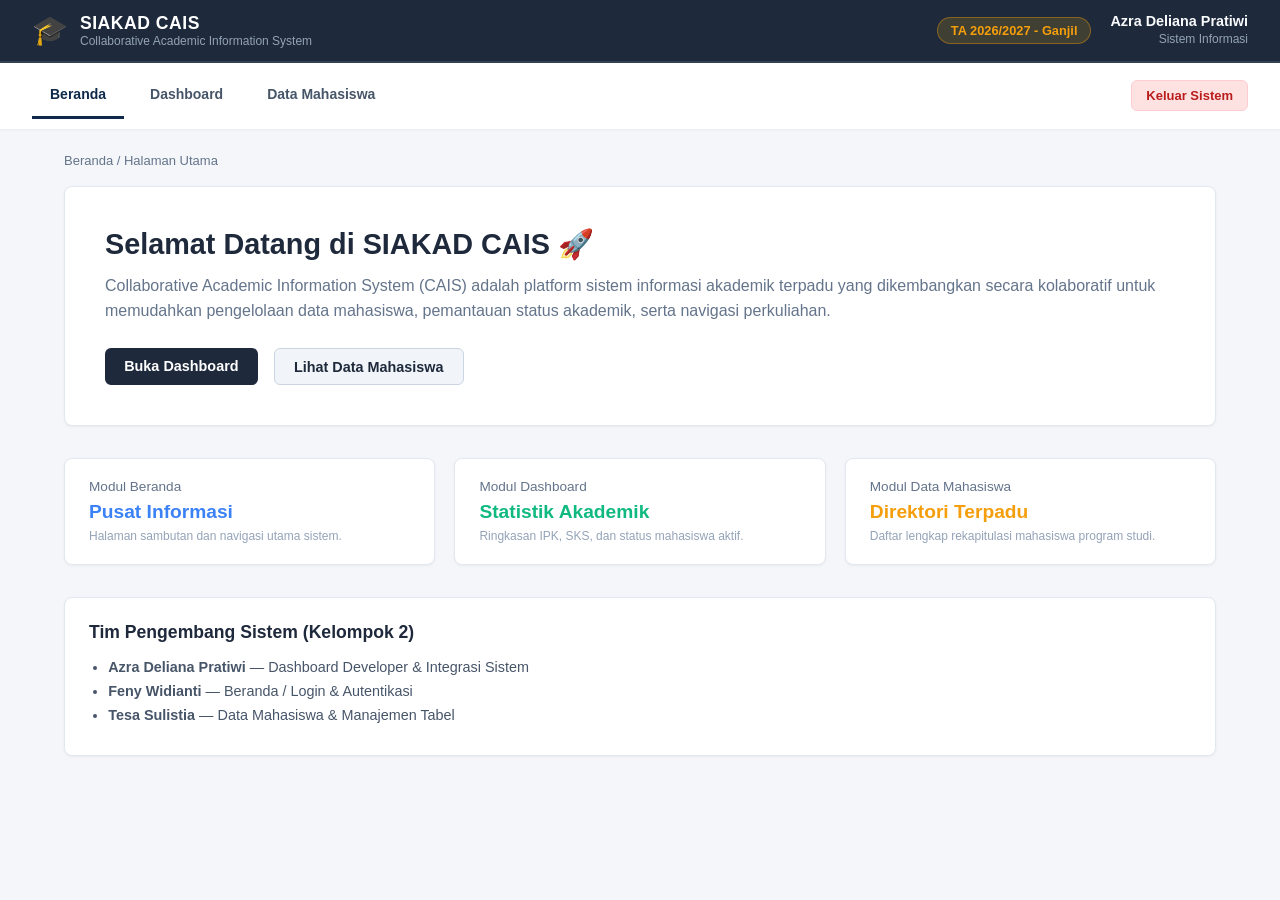
<file: index.html>
<!DOCTYPE html>
<html lang="id">
<head>
    <meta charset="UTF-8">
    <meta name="viewport" content="width=device-width, initial-scale=1.0">
    <title>Beranda - SIAKAD CAIS</title>
    <link rel="stylesheet" href="css/style.css">
</head>
<body>

    <!-- Header Atas (Brand & User Info) -->
    <header class="top-header">
        <div class="brand-container">
            <span class="logo-icon">🎓</span>
            <div>
                <div class="brand-title">SIAKAD CAIS</div>
                <div class="brand-subtitle">Collaborative Academic Information System</div>
            </div>
        </div>
        <div class="user-profile-header">
            <span class="badge-ta">TA 2026/2027 - Ganjil</span>
            <div class="user-info-text">
                <span class="user-name">Azra Deliana Pratiwi</span>
                <span class="user-role">Sistem Informasi</span>
            </div>
        </div>
    </header>

    <!-- Navigasi Menu -->
    <nav class="sub-navbar">
        <ul class="nav-links">
            <li><a href="index.html" class="active">Beranda</a></li>
            <li><a href="pages/dashboard.html">Dashboard</a></li>
            <li><a href="pages/mahasiswa.html">Data Mahasiswa</a></li>
        </ul>
        <a href="pages/login.html" class="btn-logout">Keluar Sistem</a>
    </nav>

    <!-- Konten Utama Beranda -->
    <div class="container">
        <!-- Breadcrumb -->
        <div class="breadcrumb">
            Beranda / Halaman Utama
        </div>

        <!-- Hero Section / Sambutan -->
        <div class="hero-section" style="background: white; padding: 2.5rem; border-radius: 8px; box-shadow: 0 1px 3px rgba(0,0,0,0.05); border: 1px solid #e2e8f0; margin-bottom: 2rem;">
            <h1 style="color: #1e293b; margin-bottom: 0.75rem; font-size: 1.8rem;">Selamat Datang di SIAKAD CAIS 🚀</h1>
            <p style="color: #64748b; font-size: 1rem; line-height: 1.6; margin-bottom: 1.5rem;">
                Collaborative Academic Information System (CAIS) adalah platform sistem informasi akademik terpadu yang dikembangkan secara kolaboratif untuk memudahkan pengelolaan data mahasiswa, pemantauan status akademik, serta navigasi perkuliahan.
            </p>
            <div style="display: flex; gap: 1rem;">
                <a href="pages/dashboard.html" style="background-color: #1e293b; color: white; padding: 0.6rem 1.2rem; border-radius: 6px; text-decoration: none; font-weight: 600; font-size: 0.9rem;">Buka Dashboard</a>
                <a href="pages/mahasiswa.html" style="background-color: #f1f5f9; color: #1e293b; padding: 0.6rem 1.2rem; border-radius: 6px; text-decoration: none; font-weight: 600; font-size: 0.9rem; border: 1px solid #cbd5e1;">Lihat Data Mahasiswa</a>
            </div>
        </div>

        <!-- Ringkasan Modul Sistem -->
        <div class="card-grid">
            <div class="card">
                <h3>Modul Beranda</h3>
                <p class="stat-number" style="font-size: 1.2rem; color: #3b82f6;">Pusat Informasi</p>
                <span class="stat-desc">Halaman sambutan dan navigasi utama sistem.</span>
            </div>
            <div class="card">
                <h3>Modul Dashboard</h3>
                <p class="stat-number" style="font-size: 1.2rem; color: #10b981;">Statistik Akademik</p>
                <span class="stat-desc">Ringkasan IPK, SKS, dan status mahasiswa aktif.</span>
            </div>
            <div class="card">
                <h3>Modul Data Mahasiswa</h3>
                <p class="stat-number" style="font-size: 1.2rem; color: #f59e0b;">Direktori Terpadu</p>
                <span class="stat-desc">Daftar lengkap rekapitulasi mahasiswa program studi.</span>
            </div>
        </div>

        <!-- Informasi Pengembang -->
        <div class="info-section">
            <h2>Tim Pengembang Sistem (Kelompok 2)</h2>
            <ul>
                <li><strong>Azra Deliana Pratiwi</strong> — Dashboard Developer & Integrasi Sistem</li>
                <li><strong>Feny Widianti</strong> — Beranda / Login & Autentikasi</li>
                <li><strong>Tesa Sulistia</strong> — Data Mahasiswa & Manajemen Tabel</li>
            </ul>
        </div>
    </div>

</body>
</html>
</file>
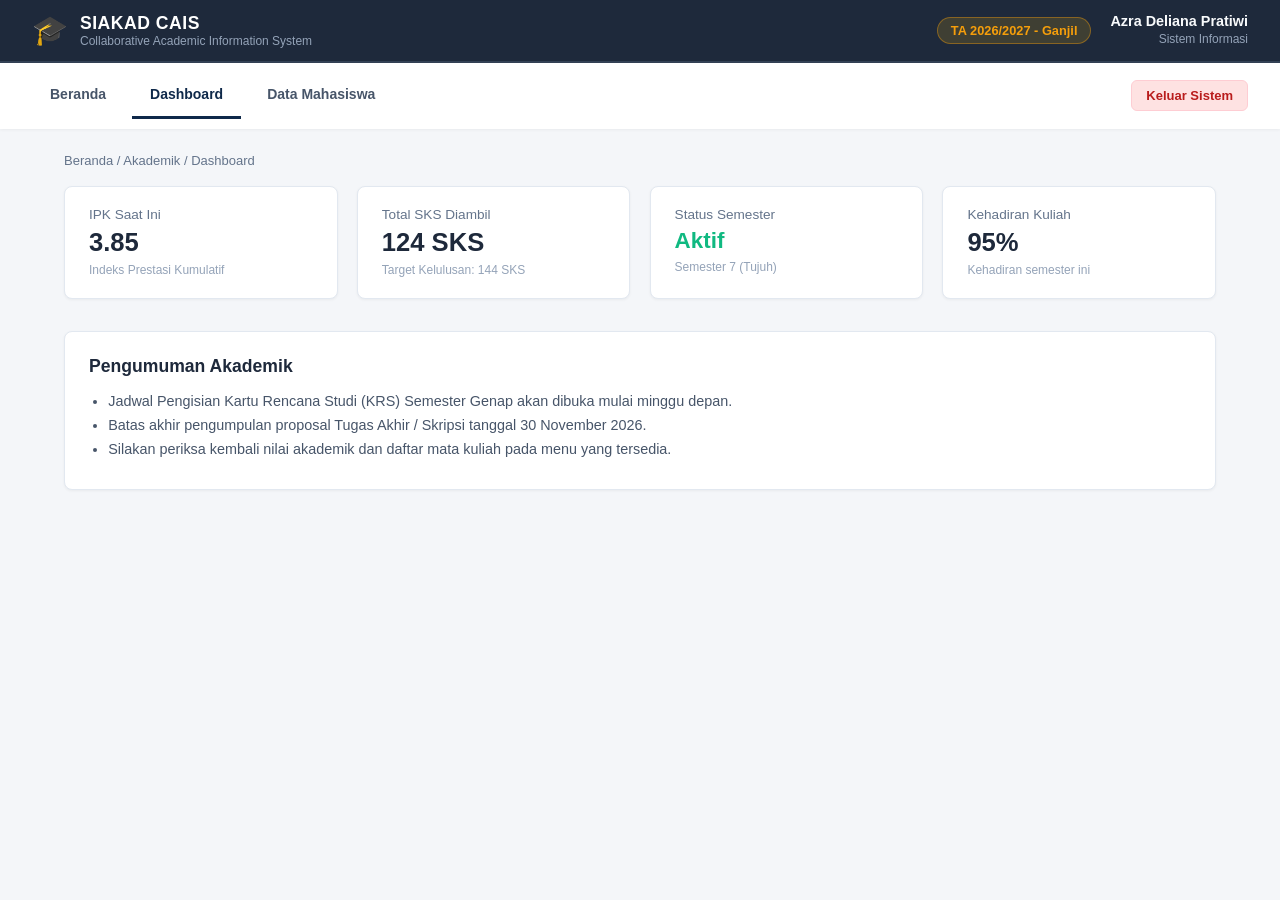
<file: pages/dashboard.html>
<!DOCTYPE html>
<html lang="id">
<head>
    <meta charset="UTF-8">
    <meta name="viewport" content="width=device-width, initial-scale=1.0">
    <title>Dashboard - SIAKAD CAIS</title>
    <link rel="stylesheet" href="../css/style.css">
</head>
<body>

    <!-- Header Atas (Brand & User Info) -->
    <header class="top-header">
        <div class="brand-container">
            <span class="logo-icon">🎓</span>
            <div>
                <div class="brand-title">SIAKAD CAIS</div>
                <div class="brand-subtitle">Collaborative Academic Information System</div>
            </div>
        </div>
        <div class="user-profile-header">
            <span class="badge-ta">TA 2026/2027 - Ganjil</span>
            <div class="user-info-text">
                <span class="user-name">Azra Deliana Pratiwi</span>
                <span class="user-role">Sistem Informasi</span>
            </div>
        </div>
    </header>

    <!-- Navigasi Menu -->
    <nav class="sub-navbar">
        <ul class="nav-links">
            <li><a href="../index.html">Beranda</a></li>
            <li><a href="dashboard.html" class="active">Dashboard</a></li>
            <li><a href="mahasiswa.html">Data Mahasiswa</a></li>
        </ul>
        <a href="login.html" class="btn-logout">Keluar Sistem</a>
    </nav>

    <!-- Konten Utama -->
    <div class="container">
        <!-- Breadcrumb -->
        <div class="breadcrumb">
            Beranda / Akademik / Dashboard
        </div>

        <!-- Kartu Statistik / Ringkasan Akademik -->
        <div class="card-grid">
            <div class="card">
                <h3>IPK Saat Ini</h3>
                <p class="stat-number">3.85</p>
                <span class="stat-desc">Indeks Prestasi Kumulatif</span>
            </div>
            <div class="card">
                <h3>Total SKS Diambil</h3>
                <p class="stat-number">124 SKS</p>
                <span class="stat-desc">Target Kelulusan: 144 SKS</span>
            </div>
            <div class="card">
                <h3>Status Semester</h3>
                <p class="stat-number status-aktif">Aktif</p>
                <span class="stat-desc">Semester 7 (Tujuh)</span>
            </div>
            <div class="card">
                <h3>Kehadiran Kuliah</h3>
                <p class="stat-number">95%</p>
                <span class="stat-desc">Kehadiran semester ini</span>
            </div>
        </div>

        <!-- Bagian Pengumuman / Informasi Akademik -->
        <div class="info-section">
            <h2>Pengumuman Akademik</h2>
            <ul>
                <li>Jadwal Pengisian Kartu Rencana Studi (KRS) Semester Genap akan dibuka mulai minggu depan.</li>
                <li>Batas akhir pengumpulan proposal Tugas Akhir / Skripsi tanggal 30 November 2026.</li>
                <li>Silakan periksa kembali nilai akademik dan daftar mata kuliah pada menu yang tersedia.</li>
            </ul>
        </div>
    </div>

</body>
</html>
</file>
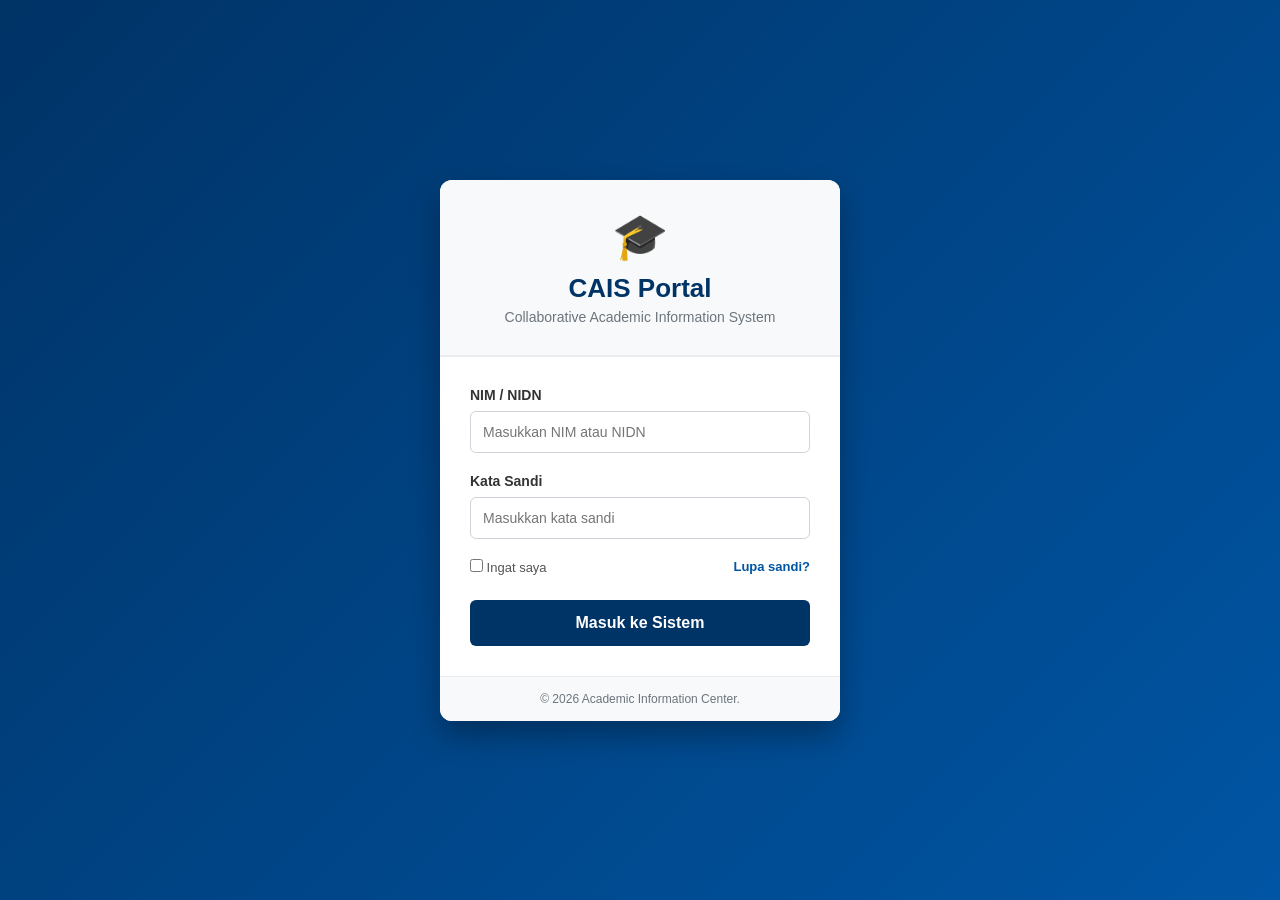
<file: pages/login.html>
<!DOCTYPE html>
<html lang="id">
<head>
    <meta charset="UTF-8">
    <meta name="viewport" content="width=device-width, initial-scale=1.0">
    <title>Login - CAIS Portal Akademik</title>
    <link rel="stylesheet" href="../css/style.css">
</head>
<body class="login-body">
    <div class="login-wrapper">
        <div class="login-header">
            <div class="logo-placeholder">🎓</div>
            <h2>CAIS Portal</h2>
            <p>Collaborative Academic Information System</p>
        </div>
        <form action="../index.html" class="login-form">
            <div class="input-group">
                <label for="username">NIM / NIDN</label>
                <input type="text" id="username" placeholder="Masukkan NIM atau NIDN" required>
            </div>
            <div class="input-group">
                <label for="password">Kata Sandi</label>
                <input type="password" id="password" placeholder="Masukkan kata sandi" required>
            </div>
            <div class="form-options">
                <label><input type="checkbox"> Ingat saya</label>
                <a href="#" class="forgot-password">Lupa sandi?</a>
            </div>
            <button type="submit" class="btn-login">Masuk ke Sistem</button>
        </form>
        <div class="login-footer">
            <p>&copy; 2026 Academic Information Center.</p>
        </div>
    </div>
</body>
</html>
</file>
<file: css/style.css>
* {
    margin: 0;
    padding: 0;
    box-sizing: border-box;
    font-family: 'Segoe UI', Tahoma, Geneva, Verdana, sans-serif;
}

body {
    background-color: #f4f6f9;
    color: #333;
}

/* Header Atas */
.top-header {
    background-color: #1e293b;
    color: white;
    padding: 0.8rem 2rem;
    display: flex;
    justify-content: space-between;
    align-items: center;
    border-bottom: 2px solid #334155;
}

.brand-container {
    display: flex;
    align-items: center;
    gap: 0.75rem;
}

.logo-icon {
    font-size: 1.8rem;
}

.brand-title {
    font-size: 1.1rem;
    font-weight: bold;
    letter-spacing: 0.5px;
}

.brand-subtitle {
    font-size: 0.75rem;
    color: #94a3b8;
}

.user-profile-header {
    display: flex;
    align-items: center;
    gap: 1.2rem;
}

.badge-ta {
    background-color: rgba(255, 193, 7, 0.15);
    color: #f59e0b;
    border: 1px solid rgba(245, 158, 11, 0.4);
    padding: 0.3rem 0.8rem;
    border-radius: 20px;
    font-size: 0.8rem;
    font-weight: 600;
}

.user-info-text {
    text-align: right;
}

.user-name {
    display: block;
    font-size: 0.9rem;
    font-weight: 600;
    color: #f8fafc;
}

.user-role {
    font-size: 0.75rem;
    color: #94a3b8;
}

/* Sub Navbar (Menu Navigasi) */
.sub-navbar {
    background-color: #ffffff;
    display: flex;
    justify-content: space-between;
    align-items: center;
    padding: 0.6rem 2rem;
    box-shadow: 0 1px 3px rgba(0,0,0,0.05);
}

.nav-links {
    list-style: none;
    display: flex;
    gap: 2rem;
}

.nav-links a {
    color: #475569;
    text-decoration: none;
    font-size: 0.95rem;
    font-weight: 500;
    padding-bottom: 0.2rem;
    transition: color 0.2s;
}

.nav-links a:hover, .nav-links a.active {
    color: #1e293b;
    border-bottom: 2px solid #1e293b;
    font-weight: 600;
}

.btn-logout {
    background-color: #fff1f2;
    color: #e11d48;
    border: 1px solid #fecdd3;
    padding: 0.4rem 1rem;
    border-radius: 6px;
    text-decoration: none;
    font-size: 0.85rem;
    font-weight: 600;
    transition: background 0.2s;
}

.btn-logout:hover {
    background-color: #ffe4e6;
}

/* Layout Container & Breadcrumb */
.container {
    max-width: 1200px;
    margin: 1.5rem auto;
    padding: 0 1.5rem;
}

.breadcrumb {
    font-size: 0.85rem;
    color: #64748b;
    margin-bottom: 1.5rem;
}

/* Kartu Statistik Grid */
.card-grid {
    display: grid;
    grid-template-columns: repeat(auto-fit, minmax(240px, 1fr));
    gap: 1.2rem;
    margin-bottom: 2rem;
}

.card {
    background: white;
    padding: 1.25rem 1.5rem;
    border-radius: 8px;
    box-shadow: 0 1px 3px rgba(0,0,0,0.05);
    border: 1px solid #e2e8f0;
}

.card h3 {
    font-size: 0.85rem;
    color: #64748b;
    margin-bottom: 0.4rem;
    font-weight: 500;
}

.stat-number {
    font-size: 1.6rem;
    font-weight: bold;
    color: #1e293b;
    margin-bottom: 0.2rem;
}

.stat-number.status-aktif {
    color: #10b981;
    font-size: 1.4rem;
}

.stat-desc {
    font-size: 0.75rem;
    color: #94a3b8;
}

/* Bagian Informasi / Pengumuman */
.info-section {
    background: white;
    padding: 1.5rem;
    border-radius: 8px;
    box-shadow: 0 1px 3px rgba(0,0,0,0.05);
    border: 1px solid #e2e8f0;
}

.info-section h2 {
    font-size: 1.1rem;
    margin-bottom: 1rem;
    color: #1e293b;
}

.info-section ul {
    padding-left: 1.2rem;
    color: #475569;
    font-size: 0.9rem;
}

.info-section li {
    margin-bottom: 0.5rem;
}
/* =========================================
   1. STYLING HALAMAN LOGIN KAMPUS
   ========================================= */
.login-body {
    font-family: 'Segoe UI', Tahoma, Geneva, Verdana, sans-serif;
    margin: 0;
    display: flex;
    justify-content: center;
    align-items: center;
    height: 100vh;
    background: linear-gradient(135deg, #0f294a 0%, #1d4ed8 100%);
}

.login-wrapper {
    background-color: #ffffff;
    width: 100%;
    max-width: 400px;
    border-radius: 12px;
    box-shadow: 0 15px 30px rgba(0, 0, 0, 0.3);
    overflow: hidden;
}

.login-header {
    background-color: #f8fafc;
    padding: 30px 20px;
    text-align: center;
    border-bottom: 2px solid #e2e8f0;
}

.logo-placeholder { font-size: 45px; margin-bottom: 10px; }
.login-header h2 { margin: 0; color: #0f294a; font-size: 26px; }
.login-header p { margin: 5px 0 0; color: #64748b; font-size: 14px; }
.login-form { padding: 30px; }
.input-group { margin-bottom: 20px; text-align: left; }
.input-group label { display: block; margin-bottom: 8px; color: #334155; font-weight: 600; font-size: 14px; }
.input-group input { width: 100%; padding: 12px; border: 1px solid #cbd5e1; border-radius: 6px; box-sizing: border-box; font-size: 14px; }
.form-options { display: flex; justify-content: space-between; align-items: center; margin-bottom: 25px; font-size: 13px; color: #475569; }
.form-options a { color: #1d4ed8; text-decoration: none; font-weight: 600; }
.btn-login { width: 100%; padding: 14px; background-color: #0f294a; color: white; border: none; border-radius: 6px; font-size: 16px; font-weight: bold; cursor: pointer; }
.btn-login:hover { background-color: #1e3a8a; }
.login-footer { text-align: center; padding: 15px; background-color: #f8fafc; border-top: 1px solid #e2e8f0; color: #64748b; font-size: 12px; }

/* =========================================
   2. STYLING PORTAL SIAKAD (DATA MAHASISWA)
   ========================================= */
.app-body {
    font-family: 'Segoe UI', Tahoma, Geneva, Verdana, sans-serif;
    margin: 0;
    background-color: #f1f5f9;
    color: #1e293b;
    display: flex;
    flex-direction: column;
    min-height: 100vh;
}

/* Header Kampus */
.campus-topbar {
    background-color: #0f294a;
    color: #ffffff;
    padding: 16px 40px;
    display: flex;
    justify-content: space-between;
    align-items: center;
    border-bottom: 3px solid #f59e0b;
}

.brand-area {
    display: flex;
    align-items: center;
    gap: 14px;
}

.campus-logo {
    font-size: 32px;
    background: rgba(255, 255, 255, 0.1);
    padding: 8px 12px;
    border-radius: 10px;
}

.brand-area h1 {
    margin: 0;
    font-size: 20px;
    letter-spacing: 0.5px;
}

.brand-area span {
    font-size: 12px;
    color: #cbd5e1;
}

.user-profile {
    display: flex;
    align-items: center;
    gap: 20px;
}

.semester-pill {
    background-color: rgba(245, 158, 11, 0.2);
    color: #fcd34d;
    border: 1px solid #f59e0b;
    padding: 6px 14px;
    border-radius: 20px;
    font-size: 12px;
    font-weight: 600;
}

.user-info {
    text-align: right;
    line-height: 1.3;
}

.user-info strong {
    display: block;
    font-size: 14px;
}

.user-info small {
    color: #94a3b8;
    font-size: 12px;
}

/* Navbar Sub-menu */
.campus-navbar {
    background-color: #ffffff;
    border-bottom: 1px solid #e2e8f0;
    box-shadow: 0 2px 4px rgba(0, 0, 0, 0.03);
}

.nav-container {
    max-width: 1150px;
    margin: 0 auto;
    padding: 0 20px;
    display: flex;
    justify-content: space-between;
    align-items: center;
}

.nav-links {
    list-style: none;
    margin: 0;
    padding: 0;
    display: flex;
    gap: 8px;
}

.nav-links a {
    display: inline-block;
    padding: 14px 18px;
    color: #475569;
    text-decoration: none;
    font-size: 14px;
    font-weight: 600;
    border-bottom: 3px solid transparent;
    transition: all 0.2s;
}

.nav-links a:hover {
    color: #0f294a;
    background-color: #f8fafc;
}

.nav-links a.active {
    color: #0f294a;
    border-bottom: 3px solid #0f294a;
}

.btn-logout {
    background-color: #fee2e2;
    color: #b91c1c;
    text-decoration: none;
    padding: 7px 14px;
    border-radius: 6px;
    font-size: 13px;
    font-weight: 600;
    transition: background 0.2s;
}

.btn-logout:hover {
    background-color: #fecaca;
}

/* Container & Breadcrumb */
.main-container {
    flex: 1;
    max-width: 1150px;
    width: 92%;
    margin: 25px auto 40px;
}

.breadcrumb {
    font-size: 13px;
    color: #64748b;
    margin-bottom: 18px;
}

/* Kartu Statistik */
.stats-grid {
    display: grid;
    grid-template-columns: repeat(auto-fit, minmax(220px, 1fr));
    gap: 16px;
    margin-bottom: 24px;
}

.stat-card {
    background: #ffffff;
    padding: 20px;
    border-radius: 10px;
    border: 1px solid #e2e8f0;
    box-shadow: 0 2px 6px rgba(0, 0, 0, 0.03);
}

.stat-label {
    font-size: 13px;
    color: #64748b;
    font-weight: 600;
}

.stat-value {
    margin: 8px 0 4px;
    font-size: 28px;
    color: #0f294a;
}

.stat-desc {
    font-size: 12px;
    color: #94a3b8;
}

.text-green { color: #15803d; }
.text-amber { color: #b45309; }
.text-blue { color: #1d4ed8; }

/* Card Panel & Tabel */
.card-panel {
    background-color: #ffffff;
    border-radius: 10px;
    padding: 26px;
    border: 1px solid #e2e8f0;
    box-shadow: 0 4px 12px rgba(0, 0, 0, 0.04);
}

.card-header-flex {
    display: flex;
    justify-content: space-between;
    align-items: center;
    flex-wrap: wrap;
    gap: 15px;
    margin-bottom: 22px;
    padding-bottom: 16px;
    border-bottom: 1px solid #e2e8f0;
}

.card-header-flex h2 {
    margin: 0;
    color: #0f294a;
    font-size: 20px;
}

.card-header-flex .subtitle {
    margin: 4px 0 0;
    color: #64748b;
    font-size: 13px;
}

.action-bar {
    display: flex;
    gap: 10px;
}

.search-box {
    padding: 9px 14px;
    border: 1px solid #cbd5e1;
    border-radius: 6px;
    font-size: 13px;
    width: 220px;
}

.search-box:focus {
    outline: none;
    border-color: #0f294a;
}

.btn-add {
    background-color: #0f294a;
    color: #ffffff;
    border: none;
    padding: 9px 16px;
    border-radius: 6px;
    font-size: 13px;
    font-weight: 600;
    cursor: pointer;
}

.btn-add:hover {
    background-color: #1e3a8a;
}

.table-responsive {
    overflow-x: auto;
}

.student-table {
    width: 100%;
    border-collapse: collapse;
    text-align: left;
    font-size: 14px;
}

.student-table thead {
    background-color: #f8fafc;
    color: #334155;
    border-top: 1px solid #e2e8f0;
    border-bottom: 2px solid #cbd5e1;
}

.student-table th,
.student-table td {
    padding: 13px 15px;
    border-bottom: 1px solid #e2e8f0;
}

.student-table tbody tr:hover {
    background-color: #f8fafc;
}

.nim-code {
    font-family: monospace;
    background-color: #f1f5f9;
    padding: 4px 8px;
    border-radius: 4px;
    color: #0f294a;
    font-weight: 600;
}

.badge {
    padding: 4px 12px;
    border-radius: 20px;
    font-size: 12px;
    font-weight: 700;
    display: inline-block;
}

.badge-aktif {
    background-color: #dcfce7;
    color: #166534;
}

.badge-cuti {
    background-color: #fef3c7;
    color: #92400e;
}

.btn-detail {
    background-color: #eff6ff;
    color: #1d4ed8;
    border: 1px solid #bfdbfe;
    padding: 5px 12px;
    border-radius: 5px;
    font-size: 12px;
    font-weight: 600;
    cursor: pointer;
}

.btn-detail:hover {
    background-color: #dbeafe;
}

.app-footer {
    text-align: center;
    padding: 18px;
    background-color: #ffffff;
    border-top: 1px solid #e2e8f0;
    color: #64748b;
    font-size: 13px;
}

/* --- STYLING KHUSUS HALAMAN LOGIN --- */
.login-body {
    font-family: 'Segoe UI', Tahoma, Geneva, Verdana, sans-serif;
    margin: 0;
    display: flex;
    justify-content: center;
    align-items: center;
    height: 100vh;
    background: linear-gradient(135deg, #003366 0%, #0055A4 100%); /* Warna biru elegan khas kampus */
}

.login-wrapper {
    background-color: #ffffff;
    width: 100%;
    max-width: 400px;
    border-radius: 12px;
    box-shadow: 0 15px 30px rgba(0, 0, 0, 0.3);
    overflow: hidden;
}

.login-header {
    background-color: #f8f9fa;
    padding: 30px 20px;
    text-align: center;
    border-bottom: 2px solid #e9ecef;
}

.logo-placeholder {
    font-size: 45px;
    margin-bottom: 10px;
}

.login-header h2 {
    margin: 0;
    color: #003366;
    font-size: 26px;
    font-weight: 700;
}

.login-header p {
    margin: 5px 0 0;
    color: #6c757d;
    font-size: 14px;
}

.login-form {
    padding: 30px;
}

.input-group {
    margin-bottom: 20px;
    text-align: left;
}

.input-group label {
    display: block;
    margin-bottom: 8px;
    color: #333;
    font-weight: 600;
    font-size: 14px;
}

.input-group input {
    width: 100%;
    padding: 12px;
    border: 1px solid #ced4da;
    border-radius: 6px;
    box-sizing: border-box;
    font-size: 14px;
    transition: border-color 0.3s, box-shadow 0.3s;
}

.input-group input:focus {
    border-color: #0055A4;
    outline: none;
    box-shadow: 0 0 0 3px rgba(0, 85, 164, 0.2);
}

.form-options {
    display: flex;
    justify-content: space-between;
    align-items: center;
    margin-bottom: 25px;
    font-size: 13px;
    color: #555;
}

.form-options a {
    color: #0055A4;
    text-decoration: none;
    font-weight: 600;
}

.form-options a:hover {
    text-decoration: underline;
}

.btn-login {
    width: 100%;
    padding: 14px;
    background-color: #003366;
    color: white;
    border: none;
    border-radius: 6px;
    font-size: 16px;
    font-weight: bold;
    cursor: pointer;
    transition: background-color 0.3s;
}

.btn-login:hover {
    background-color: #001f3f;
}

.login-footer {
    text-align: center;
    padding: 15px;
    background-color: #f8f9fa;
    border-top: 1px solid #e9ecef;
    color: #6c757d;
    font-size: 12px;
}
</file>
